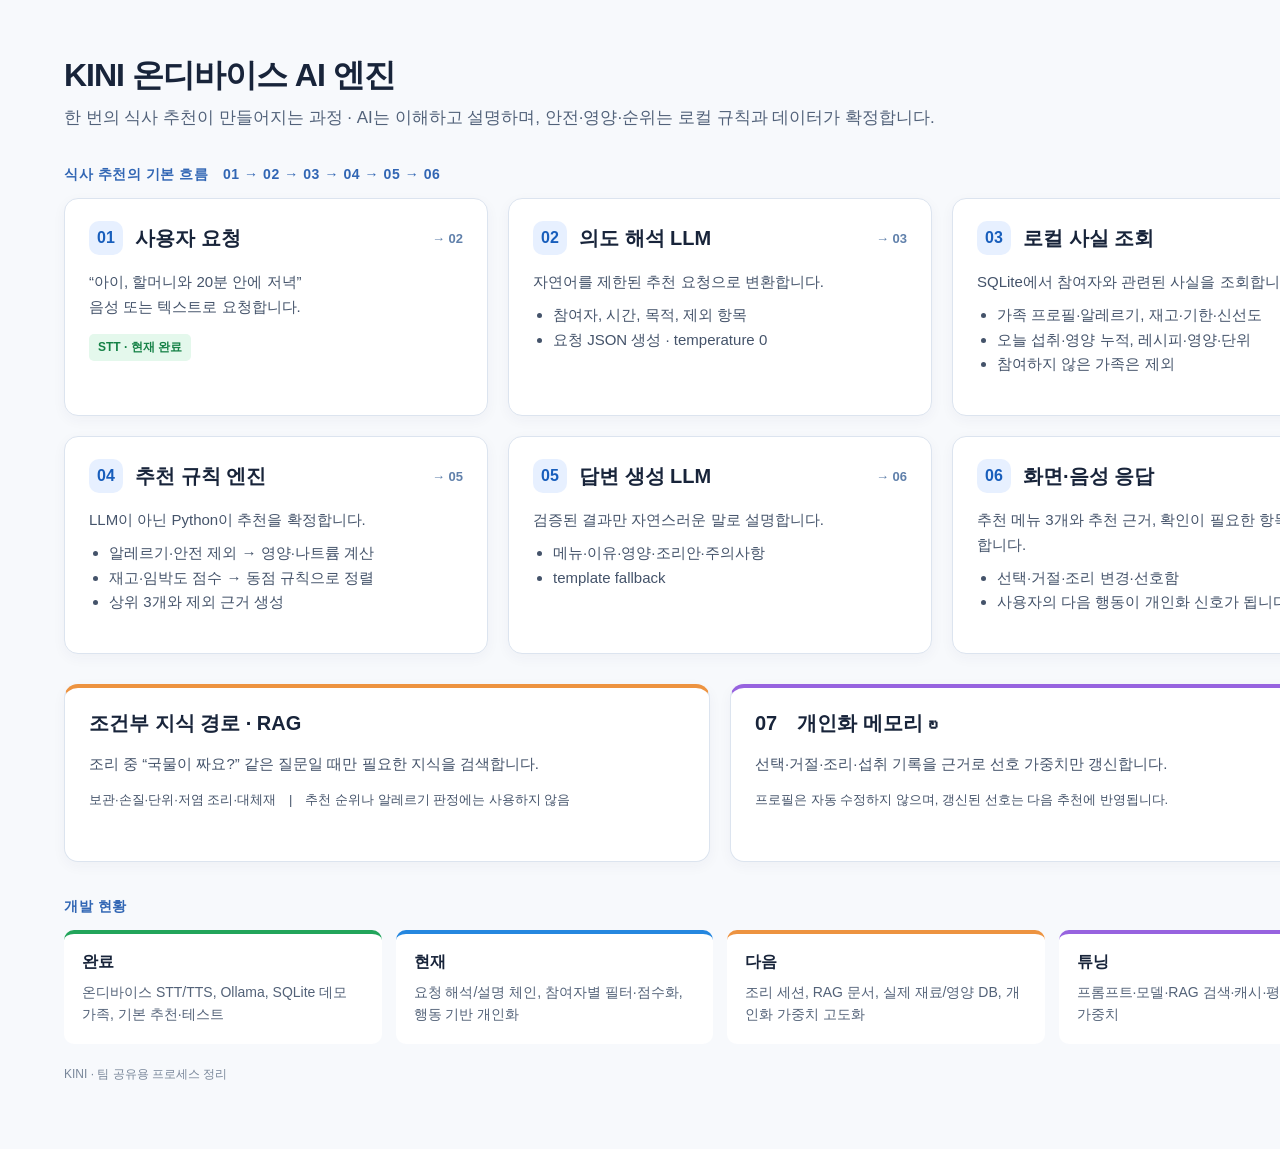
<file: docs/KINI_추천_과정_공유용.html>
<!doctype html>
<html lang="ko"><head><meta charset="utf-8"><title>KINI 온디바이스 AI 추천 과정</title>
<style>
*{box-sizing:border-box}body{margin:0;background:#f2f5f9;color:#18243a;font-family:'Malgun Gothic',sans-serif}.page{width:1440px;margin:auto;padding:54px 64px;background:#f7f9fc}h1{font-size:32px;margin:0 0 8px;letter-spacing:-1px}.sub{font-size:17px;color:#52627a;margin:0 0 37px}.label{font-size:14px;font-weight:bold;color:#3166b4;letter-spacing:.04em;margin:0 0 14px}.flow{display:grid;grid-template-columns:repeat(3,1fr);gap:20px}.card{background:white;border:1px solid #dce4ef;border-radius:14px;padding:22px 24px;min-height:218px;box-shadow:0 4px 14px #2639550b}.head{display:flex;align-items:center;gap:12px;margin-bottom:15px}.n{display:grid;place-items:center;width:34px;height:34px;flex:none;border-radius:10px;background:#e7f0ff;color:#185ebc;font-weight:bold}.head h2{margin:0;font-size:20px}.card p,.card li{font-size:15px;line-height:1.65;margin:0;color:#44536a}.card ul{padding-left:20px;margin:8px 0 0}.tag{display:inline-block;margin-top:14px;padding:5px 9px;background:#e4f8ec;color:#168247;font-weight:bold;font-size:12px;border-radius:5px}.next{font-size:13px;color:#6080ab;font-weight:bold;margin-left:auto}.support{display:grid;grid-template-columns:1fr 1fr;gap:20px;margin-top:30px}.support .card{min-height:178px}.rag{border-top:4px solid #ed9340}.memory{border-top:4px solid #9763df}.note{margin-top:12px!important;font-size:13px!important}.status{margin-top:36px}.statuses{display:grid;grid-template-columns:repeat(4,1fr);gap:14px}.statusbox{background:white;border-radius:10px;padding:18px;border-top:4px solid #22a55b}.statusbox:nth-child(2){border-color:#2587df}.statusbox:nth-child(3){border-color:#ed9340}.statusbox:nth-child(4){border-color:#9763df}.statusbox b{font-size:16px}.statusbox p{font-size:14px;line-height:1.6;color:#536278;margin:8px 0 0}.foot{font-size:12px;color:#79879a;margin-top:22px}
</style></head><body><main class="page">
<h1>KINI 온디바이스 AI 엔진</h1><p class="sub">한 번의 식사 추천이 만들어지는 과정 · AI는 이해하고 설명하며, 안전·영양·순위는 로컬 규칙과 데이터가 확정합니다.</p>
<div class="label">식사 추천의 기본 흐름　01 → 02 → 03 → 04 → 05 → 06</div>
<section class="flow">
<article class="card"><div class="head"><span class="n">01</span><h2>사용자 요청</h2><span class="next">→ 02</span></div><p>“아이, 할머니와 20분 안에 저녁”</p><p>음성 또는 텍스트로 요청합니다.</p><span class="tag">STT · 현재 완료</span></article>
<article class="card"><div class="head"><span class="n">02</span><h2>의도 해석 LLM</h2><span class="next">→ 03</span></div><p>자연어를 제한된 추천 요청으로 변환합니다.</p><ul><li>참여자, 시간, 목적, 제외 항목</li><li>요청 JSON 생성 · temperature 0</li></ul></article>
<article class="card"><div class="head"><span class="n">03</span><h2>로컬 사실 조회</h2><span class="next">→ 04</span></div><p>SQLite에서 참여자와 관련된 사실을 조회합니다.</p><ul><li>가족 프로필·알레르기, 재고·기한·신선도</li><li>오늘 섭취·영양 누적, 레시피·영양·단위</li><li>참여하지 않은 가족은 제외</li></ul></article>
<article class="card"><div class="head"><span class="n">04</span><h2>추천 규칙 엔진</h2><span class="next">→ 05</span></div><p>LLM이 아닌 Python이 추천을 확정합니다.</p><ul><li>알레르기·안전 제외 → 영양·나트륨 계산</li><li>재고·임박도 점수 → 동점 규칙으로 정렬</li><li>상위 3개와 제외 근거 생성</li></ul></article>
<article class="card"><div class="head"><span class="n">05</span><h2>답변 생성 LLM</h2><span class="next">→ 06</span></div><p>검증된 결과만 자연스러운 말로 설명합니다.</p><ul><li>메뉴·이유·영양·조리안·주의사항</li><li>template fallback</li></ul></article>
<article class="card"><div class="head"><span class="n">06</span><h2>화면·음성 응답</h2></div><p>추천 메뉴 3개와 추천 근거, 확인이 필요한 항목을 전달합니다.</p><ul><li>선택·거절·조리 변경·선호함</li><li>사용자의 다음 행동이 개인화 신호가 됩니다.</li></ul></article>
</section>
<section class="support"><article class="card rag"><div class="head"><h2>조건부 지식 경로 · RAG</h2></div><p>조리 중 “국물이 짜요?” 같은 질문일 때만 필요한 지식을 검색합니다.</p><p class="note">보관·손질·단위·저염 조리·대체재　|　추천 순위나 알레르기 판정에는 사용하지 않음</p></article><article class="card memory"><div class="head"><h2>07　개인화 메모리 ↻</h2></div><p>선택·거절·조리·섭취 기록을 근거로 선호 가중치만 갱신합니다.</p><p class="note">프로필은 자동 수정하지 않으며, 갱신된 선호는 다음 추천에 반영됩니다.</p></article></section>
<section class="status"><div class="label">개발 현황</div><div class="statuses"><div class="statusbox"><b>완료</b><p>온디바이스 STT/TTS, Ollama, SQLite 데모 가족, 기본 추천·테스트</p></div><div class="statusbox"><b>현재</b><p>요청 해석/설명 체인, 참여자별 필터·점수화, 행동 기반 개인화</p></div><div class="statusbox"><b>다음</b><p>조리 세션, RAG 문서, 실제 재료/영양 DB, 개인화 가중치 고도화</p></div><div class="statusbox"><b>튜닝</b><p>프롬프트·모델·RAG 검색·캐시·평가셋·랭킹 가중치</p></div></div></section>
<p class="foot">KINI · 팀 공유용 프로세스 정리</p></main></body></html>
</file>
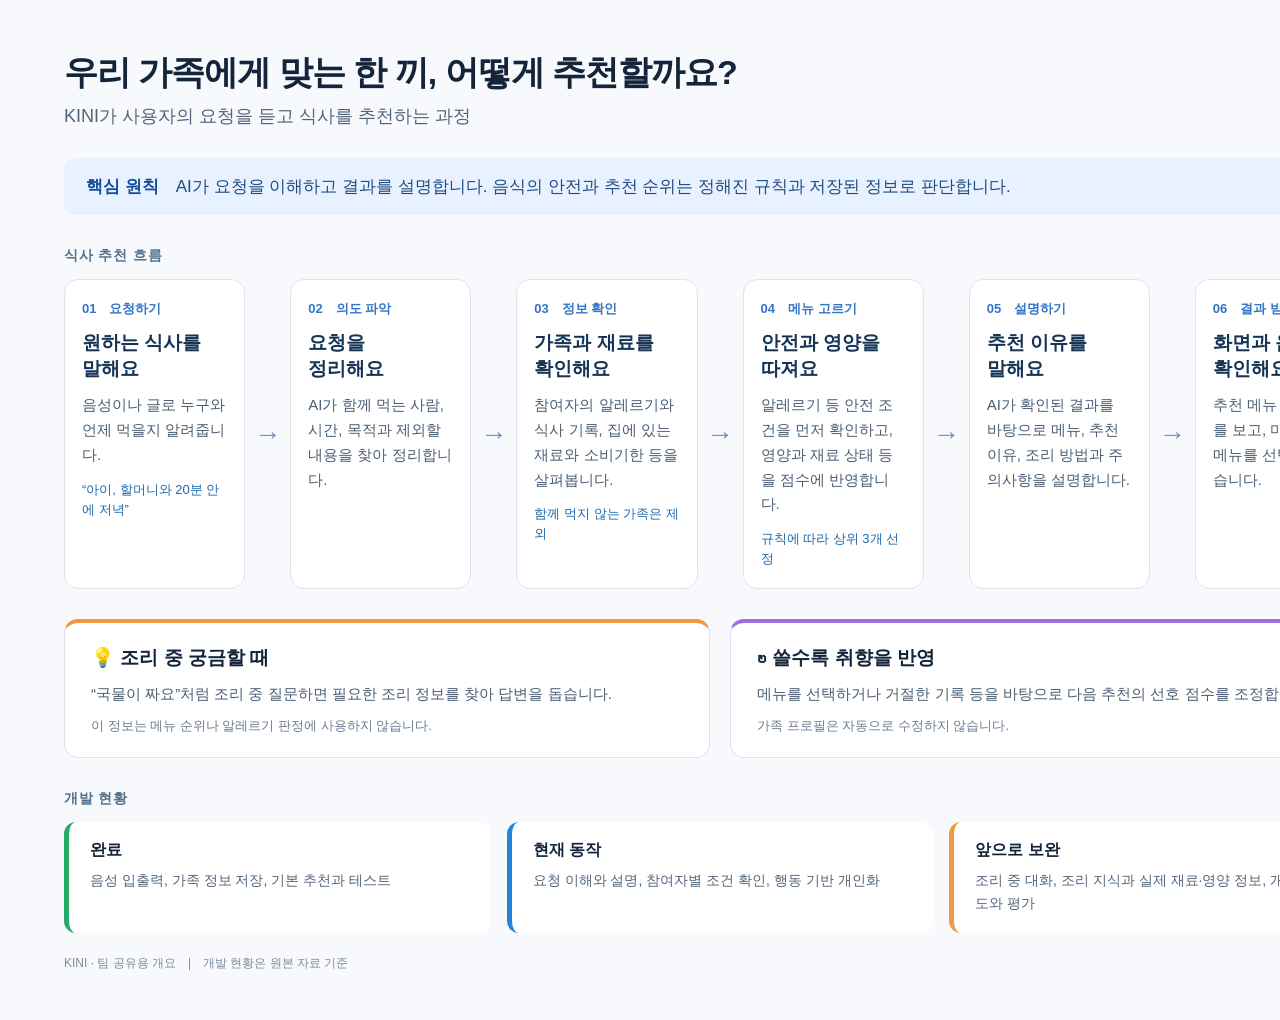
<file: docs/KINI_한눈에_보는_추천과정.html>
<!doctype html><html lang="ko"><head><meta charset="utf-8"><title>KINI 식사 추천 한눈에 보기</title><style>
*{box-sizing:border-box}body{margin:0;background:#eef3f8;color:#14253b;font-family:'Malgun Gothic',sans-serif}.page{width:1440px;padding:50px 64px 48px;margin:auto;background:#f7f9fc}h1{font-size:34px;margin:0 0 8px;letter-spacing:-1px}.intro{color:#50657b;font-size:18px;margin:0 0 30px}.key{background:#e8f1ff;border-radius:12px;padding:17px 22px;font-size:17px;color:#214c81;margin-bottom:32px}.key b{color:#124d9b}.label{font-size:14px;font-weight:800;color:#53708d;letter-spacing:.06em;margin-bottom:14px}.flow{display:flex;align-items:stretch;gap:9px}.card{flex:1;min-width:0;background:white;border:1px solid #dce5ef;border-radius:14px;padding:19px 17px;min-height:245px}.arrow{align-self:center;color:#6b91bf;font-size:27px;font-weight:bold}.num{font-size:13px;font-weight:bold;color:#3475c6}.card h2{font-size:19px;line-height:1.35;margin:12px 0;color:#153456}.card p{font-size:15px;line-height:1.65;color:#4a5e74;margin:0}.example{display:block;margin-top:12px;color:#1e67ac;font-size:13px;line-height:1.55}.two{display:grid;grid-template-columns:1fr 1fr;gap:20px;margin-top:30px}.box{background:#fff;border:1px solid #dce5ef;border-radius:14px;padding:22px 26px}.box.orange{border-top:4px solid #f29640}.box.purple{border-top:4px solid #a36ce0}.box h3{font-size:19px;margin:0 0 10px}.box p{font-size:15px;line-height:1.7;color:#4a5e74;margin:0}.box small{display:block;font-size:13px;color:#687c91;margin-top:10px}.status{margin-top:32px}.grid{display:grid;grid-template-columns:repeat(3,1fr);gap:16px}.item{background:#fff;border-radius:12px;padding:18px 21px;border-left:5px solid #27a968}.item:nth-child(2){border-color:#2384db}.item:nth-child(3){border-color:#ee9a46}.item b{font-size:16px}.item p{font-size:14px;line-height:1.65;color:#52667b;margin:8px 0 0}.foot{font-size:12px;color:#7b8b9c;margin:22px 0 0}
</style></head><body><main class="page"><h1>우리 가족에게 맞는 한 끼, 어떻게 추천할까요?</h1><p class="intro">KINI가 사용자의 요청을 듣고 식사를 추천하는 과정</p><div class="key"><b>핵심 원칙</b>　AI가 요청을 이해하고 결과를 설명합니다. 음식의 안전과 추천 순위는 정해진 규칙과 저장된 정보로 판단합니다.</div>
<div class="label">식사 추천 흐름</div><section class="flow">
<article class="card"><span class="num">01　요청하기</span><h2>원하는 식사를<br>말해요</h2><p>음성이나 글로 누구와 언제 먹을지 알려줍니다.</p><span class="example">“아이, 할머니와 20분 안에 저녁”</span></article><div class="arrow">→</div>
<article class="card"><span class="num">02　의도 파악</span><h2>요청을<br>정리해요</h2><p>AI가 함께 먹는 사람, 시간, 목적과 제외할 내용을 찾아 정리합니다.</p></article><div class="arrow">→</div>
<article class="card"><span class="num">03　정보 확인</span><h2>가족과 재료를<br>확인해요</h2><p>참여자의 알레르기와 식사 기록, 집에 있는 재료와 소비기한 등을 살펴봅니다.</p><span class="example">함께 먹지 않는 가족은 제외</span></article><div class="arrow">→</div>
<article class="card"><span class="num">04　메뉴 고르기</span><h2>안전과 영양을<br>따져요</h2><p>알레르기 등 안전 조건을 먼저 확인하고, 영양과 재료 상태 등을 점수에 반영합니다.</p><span class="example">규칙에 따라 상위 3개 선정</span></article><div class="arrow">→</div>
<article class="card"><span class="num">05　설명하기</span><h2>추천 이유를<br>말해요</h2><p>AI가 확인된 결과를 바탕으로 메뉴, 추천 이유, 조리 방법과 주의사항을 설명합니다.</p></article><div class="arrow">→</div>
<article class="card"><span class="num">06　결과 받기</span><h2>화면과 음성으로<br>확인해요</h2><p>추천 메뉴 3개와 이유를 보고, 마음에 드는 메뉴를 선택할 수 있습니다.</p></article></section>
<section class="two"><article class="box orange"><h3>💡 조리 중 궁금할 때</h3><p>“국물이 짜요”처럼 조리 중 질문하면 필요한 조리 정보를 찾아 답변을 돕습니다.</p><small>이 정보는 메뉴 순위나 알레르기 판정에 사용하지 않습니다.</small></article><article class="box purple"><h3>↻ 쓸수록 취향을 반영</h3><p>메뉴를 선택하거나 거절한 기록 등을 바탕으로 다음 추천의 선호 점수를 조정합니다.</p><small>가족 프로필은 자동으로 수정하지 않습니다.</small></article></section>
<section class="status"><div class="label">개발 현황</div><div class="grid"><article class="item"><b>완료</b><p>음성 입출력, 가족 정보 저장, 기본 추천과 테스트</p></article><article class="item"><b>현재 동작</b><p>요청 이해와 설명, 참여자별 조건 확인, 행동 기반 개인화</p></article><article class="item"><b>앞으로 보완</b><p>조리 중 대화, 조리 지식과 실제 재료·영양 정보, 개인화 정확도와 평가</p></article></div></section><p class="foot">KINI · 팀 공유용 개요　|　개발 현황은 원본 자료 기준</p></main></body></html>
</file>
